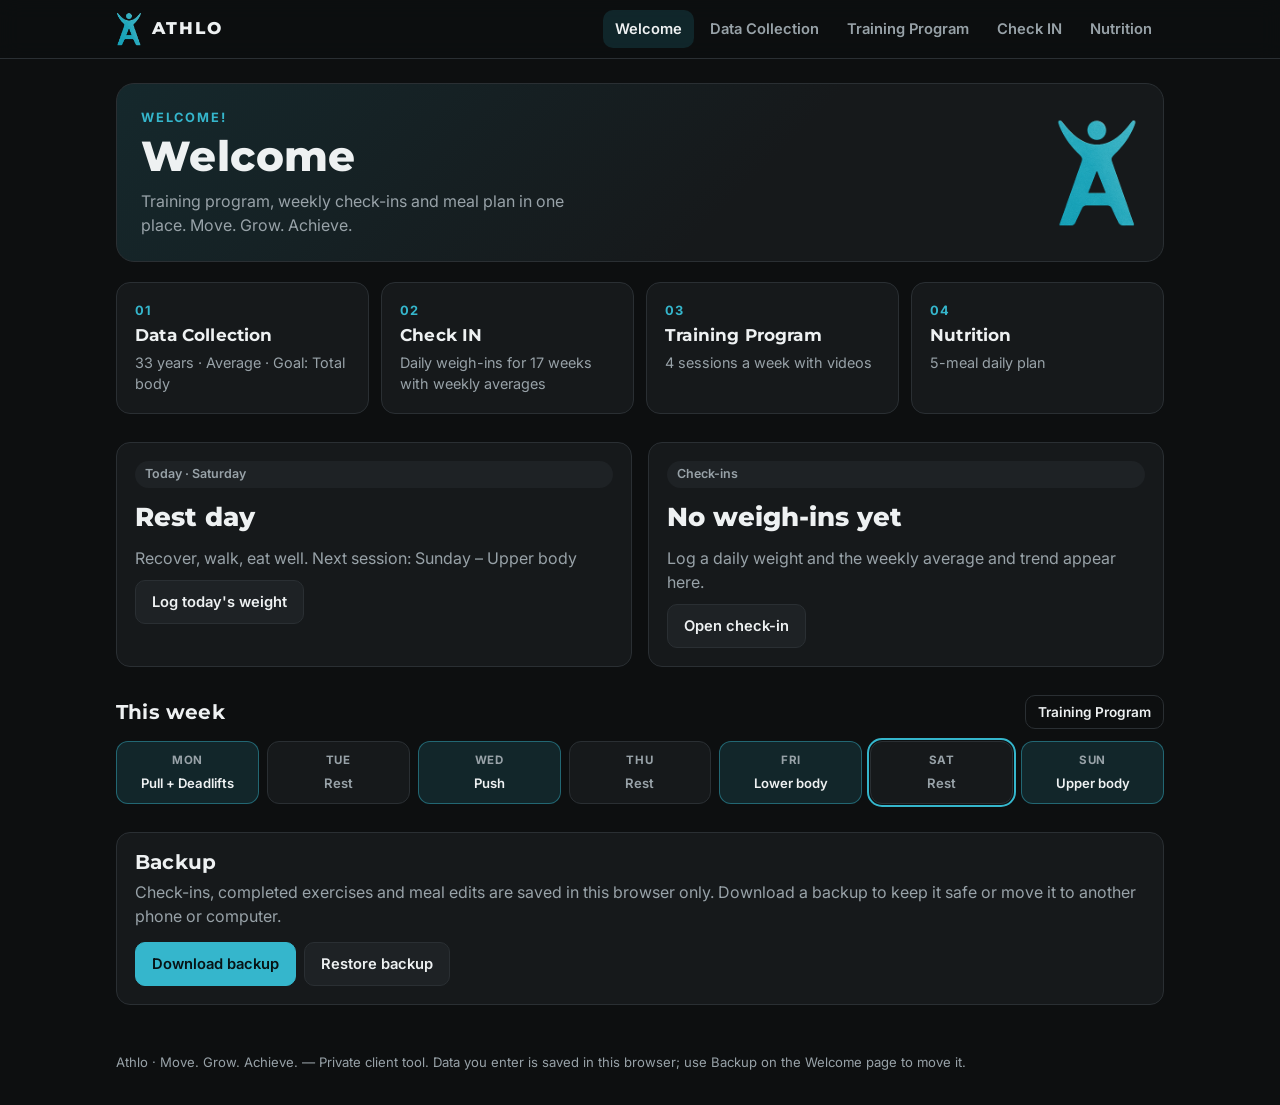
<file: index.html>
<!doctype html>
<html lang="en">
<head>
  <meta charset="utf-8">
  <meta name="viewport" content="width=device-width, initial-scale=1, viewport-fit=cover">
  <meta name="robots" content="noindex, nofollow">
  <meta name="theme-color" content="#0d0f10">
  <title>Welcome · Athlo</title>
  <link rel="icon" href="img/athlo-mark.png">
  <link rel="apple-touch-icon" href="img/athlo-logo.jpg">
  <link rel="preconnect" href="https://fonts.googleapis.com">
  <link rel="preconnect" href="https://fonts.gstatic.com" crossorigin>
  <link href="https://fonts.googleapis.com/css2?family=Inter:wght@400;500;600;700&family=Montserrat:wght@700;800&display=swap" rel="stylesheet">
  <link rel="stylesheet" href="css/style.css">
</head>
<body>
<main>
  <div class="hero">
    <div>
      <div class="eyebrow">Welcome!</div>
      <h1 id="hello">Welcome</h1>
      <p class="lead">Training program, weekly check-ins and meal plan in one place. Move. Grow. Achieve.</p>
    </div>
    <img src="img/athlo-mark.png" alt="Athlo logo">
  </div>

  <section>
    <div class="section-links" id="sections"></div>
  </section>

  <section>
    <div class="grid grid-2">
      <div class="card today" id="today"></div>
      <div class="card today" id="progress"></div>
    </div>
  </section>

  <section>
    <div class="section-title"><h2>This week</h2><a class="btn small ghost" href="training-program.html">Training Program</a></div>
    <div class="week-strip" id="week"></div>
  </section>

  <section>
    <div class="card">
      <h2>Backup</h2>
      <p class="muted" style="margin:6px 0 14px">Check-ins, completed exercises and meal edits are saved in this browser only. Download a backup to keep it safe or move it to another phone or computer.</p>
      <div class="btn-row">
        <button class="btn primary" id="export" type="button">Download backup</button>
        <label class="btn" for="import">Restore backup</label>
        <input id="import" type="file" accept="application/json,.json" class="visually-hidden">
      </div>
    </div>
  </section>
</main>

<script src="js/data.js"></script>
<script src="js/app.js"></script>
<script src="js/checkin-core.js"></script>
<script>
document.addEventListener("DOMContentLoaded", () => {
  const A = App, D = A.D, c = D.client;

  if (c.name) document.getElementById("hello").textContent = "Welcome, " + c.name;

  const sections = [
    ["data-collection.html", "Data Collection", `${c.age} years · ${c.experience} · Goal: ${c.goal}`],
    ["check-in.html", "Check IN", `Daily weigh-ins for ${D.weeks} weeks with weekly averages`],
    ["training-program.html", "Training Program", `${D.sessions.length} sessions a week with videos`],
    ["nutrition.html", "Nutrition", `${D.meals.length}-meal daily plan`]
  ];
  document.getElementById("sections").innerHTML = sections.map(([h, t, d], i) =>
    `<a class="card" href="${h}"><span class="n">0${i + 1}</span><h3>${t}</h3><p class="muted" style="font-size:.9rem">${A.esc(d)}</p></a>`
  ).join("");

  // Today
  const ti = A.todayIndex();
  const s = D.schedule[ti];
  const sess = s.day ? D.sessions.find(x => x.id === s.day) : null;
  document.getElementById("today").innerHTML = sess
    ? `<span class="pill teal">Today · ${s.weekday}</span>
       <div class="big">${A.esc(sess.title)}</div>
       <p class="muted">${sess.exercises.length} exercises · ${sess.exercises.reduce((a, e) => a + e.sets, 0)} working sets</p>
       <div><a class="btn primary" href="training-program.html#${sess.id}">Start workout</a></div>`
    : `<span class="pill">Today · ${s.weekday}</span>
       <div class="big">Rest day</div>
       <p class="muted">Recover, walk, eat well. Next session: ${(() => {
         for (let k = 1; k <= 7; k++) { const n = D.schedule[(ti + k) % 7]; if (n.day) return n.weekday + " – " + n.label; }
         return "";
       })()}</p>
       <div><a class="btn" href="check-in.html">Log today's weight</a></div>`;

  // Progress
  const sum = Checkin.summary(Checkin.data());
  const prog = document.getElementById("progress");
  if (!sum.weeksLogged) {
    prog.innerHTML = `<span class="pill">Check-ins</span>
      <div class="big">No weigh-ins yet</div>
      <p class="muted">Log a daily weight and the weekly average and trend appear here.</p>
      <div><a class="btn" href="check-in.html">Open check-in</a></div>`;
  } else {
    const ch = sum.change;
    prog.innerHTML = `<span class="pill">Check-ins · ${sum.weeksLogged} week${sum.weeksLogged > 1 ? "s" : ""} logged</span>
      <div class="big">${A.fmtKg(sum.last.avg)}</div>
      <p class="muted">Week ${sum.last.week} average${ch != null ? ` · ${ch > 0 ? "+" : ""}${ch.toFixed(1)} kg since week ${sum.first.week}` : ""}</p>
      <div><a class="btn" href="check-in.html">Open check-in</a></div>`;
  }

  // Week strip
  document.getElementById("week").innerHTML = D.schedule.map((d, i) =>
    `<a class="d ${d.day ? "train" : "rest"}${i === ti ? " is-today" : ""}" href="${d.day ? "training-program.html#" + d.day : "training-program.html"}">
       <div class="wd">${d.weekday.slice(0, 3)}</div><div class="lb">${A.esc(d.label)}</div></a>`
  ).join("");

  document.getElementById("export").onclick = A.exportBackup;
  document.getElementById("import").onchange = e => {
    if (e.target.files[0]) A.importBackup(e.target.files[0], () => location.reload());
    e.target.value = "";
  };
});
</script>
</body>
</html>
</file>
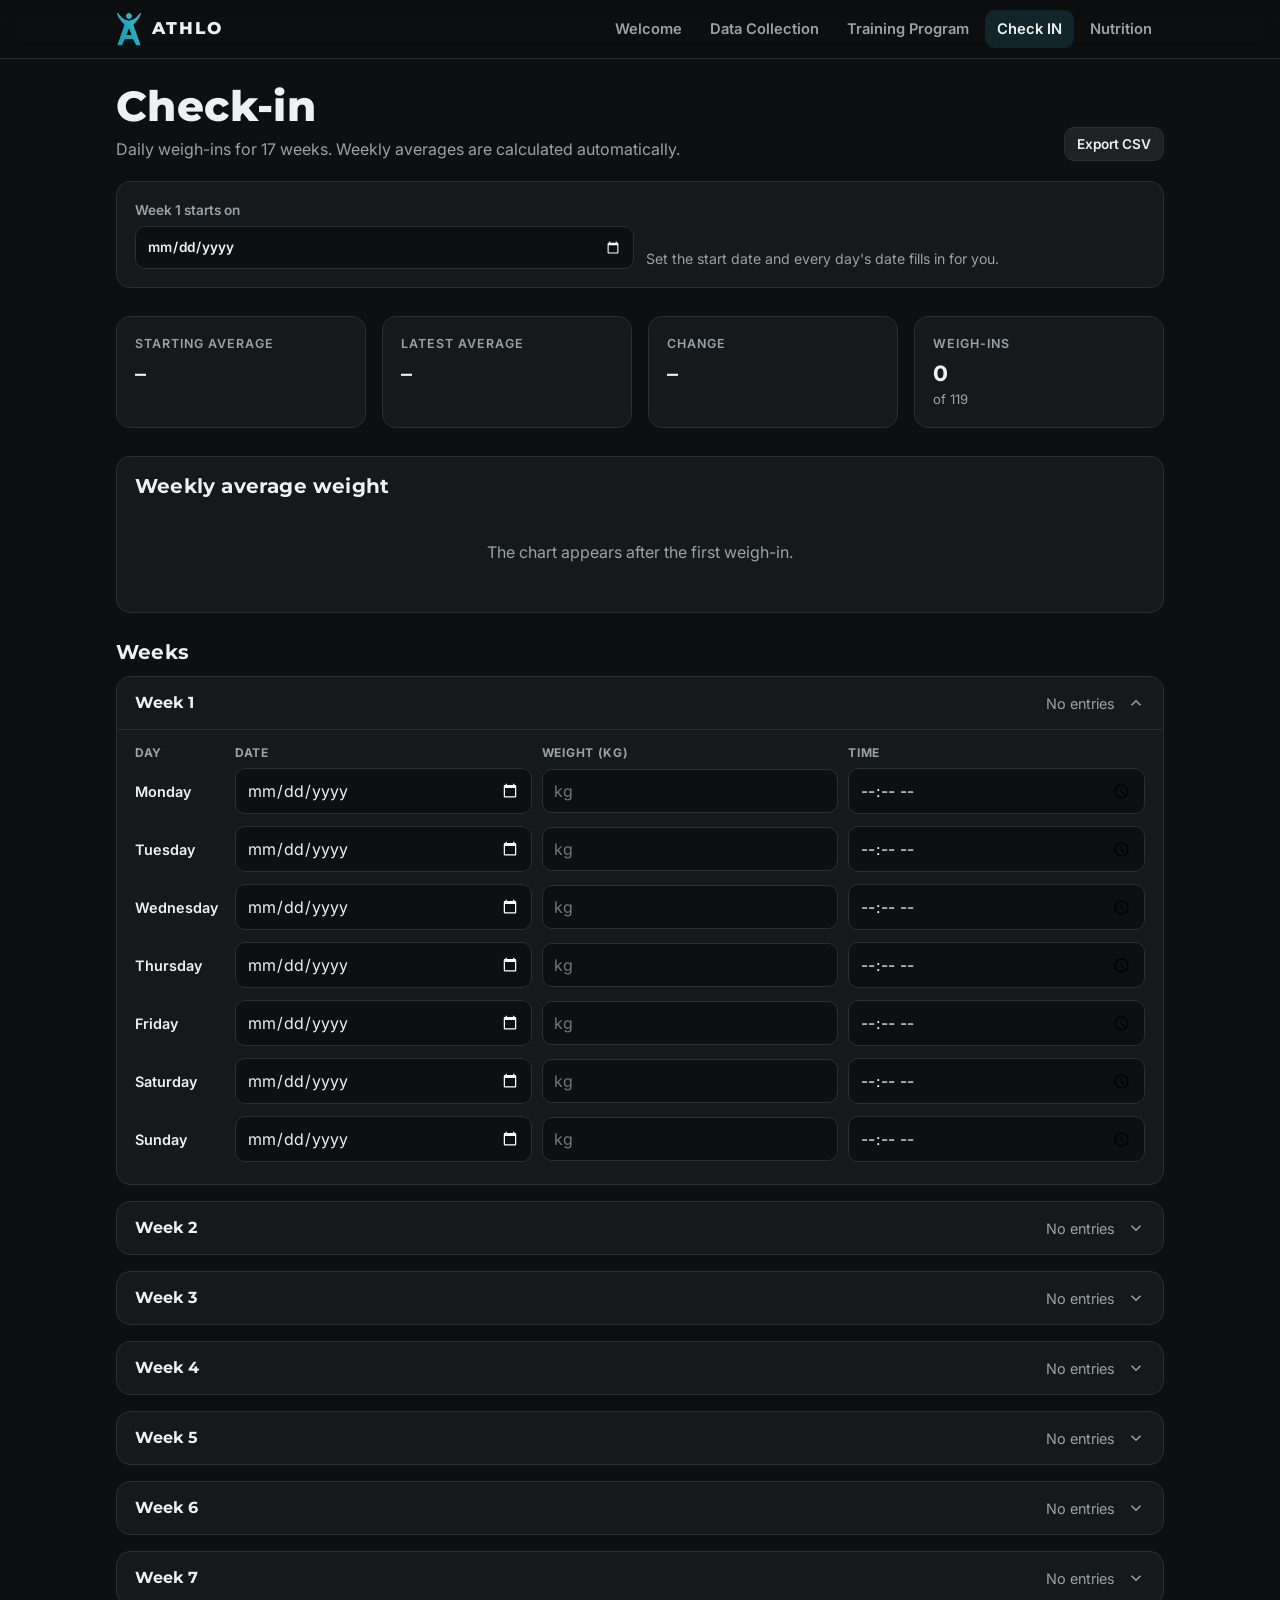
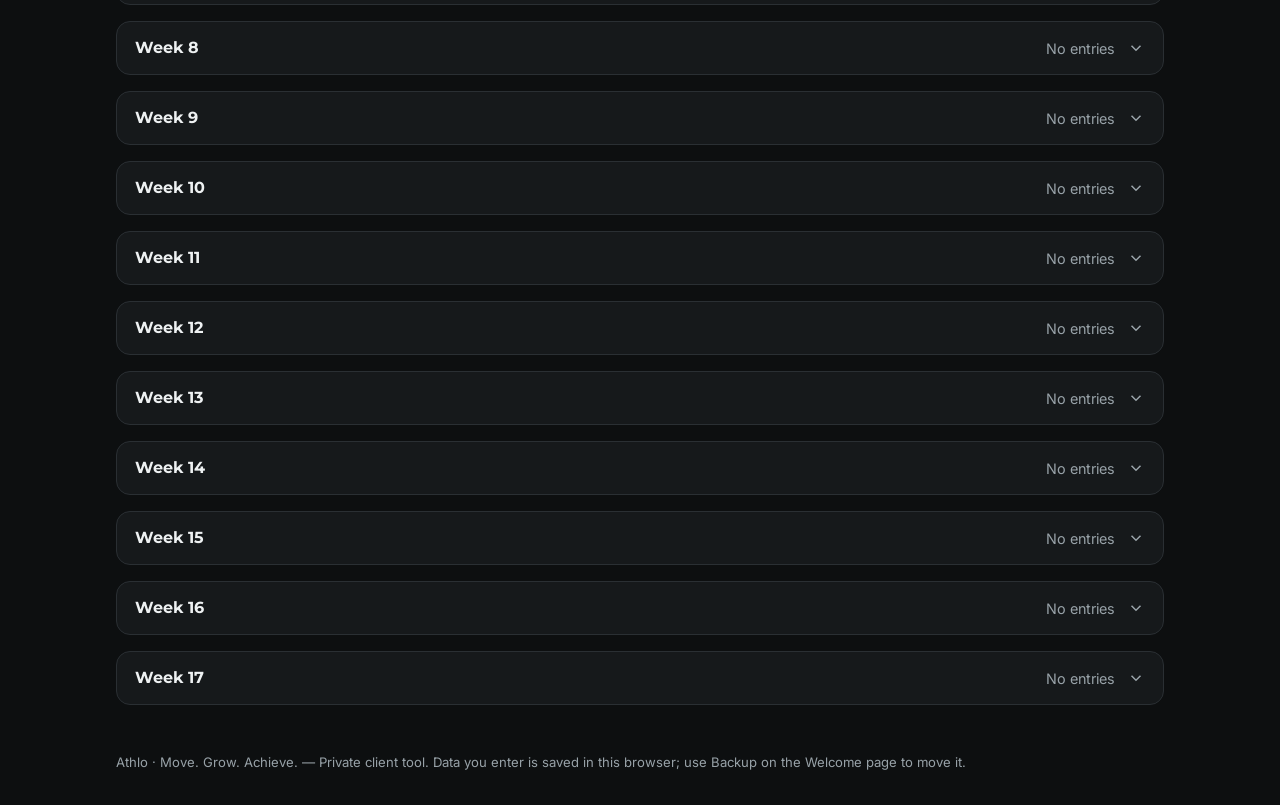
<file: check-in.html>
<!doctype html>
<html lang="en">
<head>
  <meta charset="utf-8">
  <meta name="viewport" content="width=device-width, initial-scale=1, viewport-fit=cover">
  <meta name="robots" content="noindex, nofollow">
  <meta name="theme-color" content="#0d0f10">
  <title>Check-in · Athlo</title>
  <link rel="icon" href="img/athlo-mark.png">
  <link rel="preconnect" href="https://fonts.googleapis.com">
  <link rel="preconnect" href="https://fonts.gstatic.com" crossorigin>
  <link href="https://fonts.googleapis.com/css2?family=Inter:wght@400;500;600;700&family=Montserrat:wght@700;800&display=swap" rel="stylesheet">
  <link rel="stylesheet" href="css/style.css">
</head>
<body>
<main>
  <div class="page-head">
    <div>
      <h1>Check-in</h1>
      <p class="muted">Daily weigh-ins for 17 weeks. Weekly averages are calculated automatically.</p>
    </div>
    <button class="btn small" id="csv" type="button">Export CSV</button>
  </div>

  <section>
    <div class="card">
      <div class="settings-row">
        <label class="field">Week 1 starts on
          <input type="date" id="start">
        </label>
        <p class="muted" style="font-size:.88rem">Set the start date and every day's date fills in for you.</p>
      </div>
    </div>
  </section>

  <section>
    <div class="grid grid-4" id="stats"></div>
  </section>

  <section>
    <div class="card">
      <div class="section-title"><h2>Weekly average weight</h2></div>
      <div class="chart-wrap" id="chart"></div>
    </div>
  </section>

  <section>
    <div class="section-title"><h2>Weeks</h2></div>
    <div class="grid" id="weeks"></div>
  </section>
</main>

<script src="js/data.js"></script>
<script src="js/app.js"></script>
<script src="js/checkin-core.js"></script>
<script>
document.addEventListener("DOMContentLoaded", () => {
  const A = App, C = Checkin, D = A.D;
  const DAYS = A.WEEKDAYS;
  let d = C.data();

  const startEl = document.getElementById("start");
  startEl.value = d.start;
  startEl.onchange = () => { d.start = startEl.value; C.store(d); renderWeeks(); A.toast("Start date saved"); };

  function currentWeek() {
    if (!d.start) return null;
    const days = Math.floor((Date.now() - new Date(d.start + "T00:00:00")) / 86400000);
    if (days < 0) return 1;
    const w = Math.floor(days / 7) + 1;
    return w > D.weeks ? null : w;
  }

  function renderStats() {
    const s = C.summary(d);
    const total = Object.values(d.entries).filter(e => A.num(e.weight) != null).length;
    const items = [
      ["Starting average", s.first ? A.fmtKg(s.first.avg) : "–", s.first ? "Week " + s.first.week : ""],
      ["Latest average", s.last ? A.fmtKg(s.last.avg) : "–", s.last ? "Week " + s.last.week : ""],
      ["Change", s.change == null ? "–" : (s.change > 0 ? "+" : "") + s.change.toFixed(1) + " kg", ""],
      ["Weigh-ins", total, "of " + D.weeks * 7]
    ];
    document.getElementById("stats").innerHTML = items.map(([l, v, sub]) =>
      `<div class="card stat"><div class="label">${l}</div><div class="value">${v}</div>${sub ? `<div class="muted" style="font-size:.82rem">${sub}</div>` : ""}</div>`
    ).join("");
  }

  function renderChart() {
    const wk = C.weekly(d);
    const pts = wk.filter(x => x.avg != null);
    const el = document.getElementById("chart");
    if (!pts.length) { el.innerHTML = '<div class="chart-empty">The chart appears after the first weigh-in.</div>'; return; }
    const wide = document.getElementById("chart").clientWidth > 600;
    const W = wide ? 960 : 400, H = wide ? 300 : 250, L = 44, R = 14, T = 16, B = 30;
    let min = Math.min(...pts.map(p => p.avg)), max = Math.max(...pts.map(p => p.avg));
    if (max - min < 2) { const m = (max + min) / 2; min = m - 1; max = m + 1; }
    const pad = (max - min) * 0.12; min -= pad; max += pad;
    const x = w => L + (w - 1) / (D.weeks - 1) * (W - L - R);
    const y = v => T + (max - v) / (max - min) * (H - T - B);
    let grid = "";
    for (let i = 0; i <= 4; i++) {
      const v = min + (max - min) * i / 4, yy = y(v).toFixed(1);
      grid += `<line x1="${L}" x2="${W - R}" y1="${yy}" y2="${yy}" stroke="#2a2f33"/><text x="${L - 8}" y="${+yy + 4}" text-anchor="end" fill="#98a2a8" font-size="11">${v.toFixed(1)}</text>`;
    }
    let xl = "";
    for (let w = 1; w <= D.weeks; w += (wide ? 2 : 4)) xl += `<text x="${x(w).toFixed(1)}" y="${H - 8}" text-anchor="middle" fill="#98a2a8" font-size="11">W${w}</text>`;
    const path = pts.map((p, i) => (i ? "L" : "M") + x(p.week).toFixed(1) + " " + y(p.avg).toFixed(1)).join(" ");
    const dots = pts.map(p => `<circle cx="${x(p.week).toFixed(1)}" cy="${y(p.avg).toFixed(1)}" r="4.5" fill="#35b6cc" stroke="#16191b" stroke-width="2"><title>Week ${p.week}: ${p.avg.toFixed(1)} kg</title></circle>`).join("");
    el.innerHTML = `<svg viewBox="0 0 ${W} ${H}" role="img" aria-label="Weekly average weight">${grid}${xl}
      <path d="${path}" fill="none" stroke="#35b6cc" stroke-width="2.5" stroke-linejoin="round" stroke-linecap="round"/>${dots}</svg>`;
  }

  function weekSummary(w) {
    const a = C.weekly(d)[w - 1];
    return a.avg == null ? '<span>No entries</span>' : `<b>${A.fmtKg(a.avg)}</b><br><span>${a.count}/7 days</span>`;
  }

  function renderWeeks() {
    const cw = currentWeek();
    let openWeek = cw;
    if (!openWeek) { // first week that isn't complete
      openWeek = 1;
      for (let w = 1; w <= D.weeks; w++) { if (C.weekly(d)[w - 1].count < 7) { openWeek = w; break; } }
    }
    let html = "";
    for (let w = 1; w <= D.weeks; w++) {
      let rows = `<div class="day-row header"><span>Day</span><span>Date</span><span>Weight (kg)</span><span>Time</span></div>`;
      for (let i = 0; i < 7; i++) {
        const k = C.key(w, i), e = d.entries[k] || {};
        const date = e.date || C.autoDate(d.start, w, i);
        rows += `<div class="day-row">
          <div class="dl">${DAYS[i]}${date ? `<small>${new Date(date + "T12:00:00").toLocaleDateString("en-GB", { day: "numeric", month: "short" })}</small>` : ""}</div>
          <label class="f-date"><span class="m-label">Date</span><input type="date" data-k="${k}" data-f="date" value="${A.esc(date)}"></label>
          <label><span class="m-label">Weight (kg)</span><input inputmode="decimal" placeholder="kg" data-k="${k}" data-f="weight" value="${A.esc(e.weight || "")}"></label>
          <label><span class="m-label">Time</span><input type="time" data-k="${k}" data-f="time" value="${A.esc(e.time || "")}"></label>
        </div>`;
      }
      html += `<details class="card week-card" data-w="${w}"${w === openWeek ? " open" : ""}>
        <summary><span class="wk">Week ${w}${w === cw ? ' <span class="pill teal">This week</span>' : ""}</span>
          <span style="display:flex;align-items:center;gap:12px"><span class="avg" id="avg-${w}">${weekSummary(w)}</span>
          <svg class="chev" width="18" height="18" viewBox="0 0 24 24" fill="none" stroke="currentColor" stroke-width="2"><path d="M6 9l6 6 6-6"/></svg></span>
        </summary>
        <div class="rows">${rows}</div>
      </details>`;
    }
    document.getElementById("weeks").innerHTML = html;
  }

  document.getElementById("weeks").addEventListener("change", e => {
    const inp = e.target.closest("[data-k]"); if (!inp) return;
    const k = inp.dataset.k, f = inp.dataset.f;
    let v = inp.value.trim();
    if (f === "weight" && v) {
      const n = A.num(v);
      if (n == null || n <= 0 || n > 400) { A.toast("Enter a weight in kg, e.g. 82.4"); inp.value = (d.entries[k] || {}).weight || ""; return; }
      v = String(n); inp.value = v;
    }
    d.entries[k] = Object.assign({}, d.entries[k], { [f]: v });
    if (!d.entries[k].date && !d.entries[k].weight && !d.entries[k].time) delete d.entries[k];
    C.store(d);
    const w = +k.split("-")[0];
    document.getElementById("avg-" + w).innerHTML = weekSummary(w);
    renderStats(); renderChart();
    A.toast("Saved");
  });

  document.getElementById("csv").onclick = () => {
    const lines = [["Week", "Day", "Date", "Weight (kg)", "Time", "Week average (kg)"]];
    const wk = C.weekly(d);
    for (let w = 1; w <= D.weeks; w++) for (let i = 0; i < 7; i++) {
      const e = d.entries[C.key(w, i)] || {};
      lines.push([w, DAYS[i], e.date || C.autoDate(d.start, w, i), e.weight || "", e.time || "", i === 6 && wk[w - 1].avg != null ? wk[w - 1].avg.toFixed(2) : ""]);
    }
    const csv = lines.map(r => r.map(c => `"${String(c).replace(/"/g, '""')}"`).join(",")).join("\n");
    const a = document.createElement("a");
    a.href = URL.createObjectURL(new Blob([csv], { type: "text/csv" }));
    a.download = "check-ins.csv"; document.body.appendChild(a); a.click(); a.remove();
  };

  renderStats(); renderChart(); renderWeeks();
});
</script>
</body>
</html>
</file>
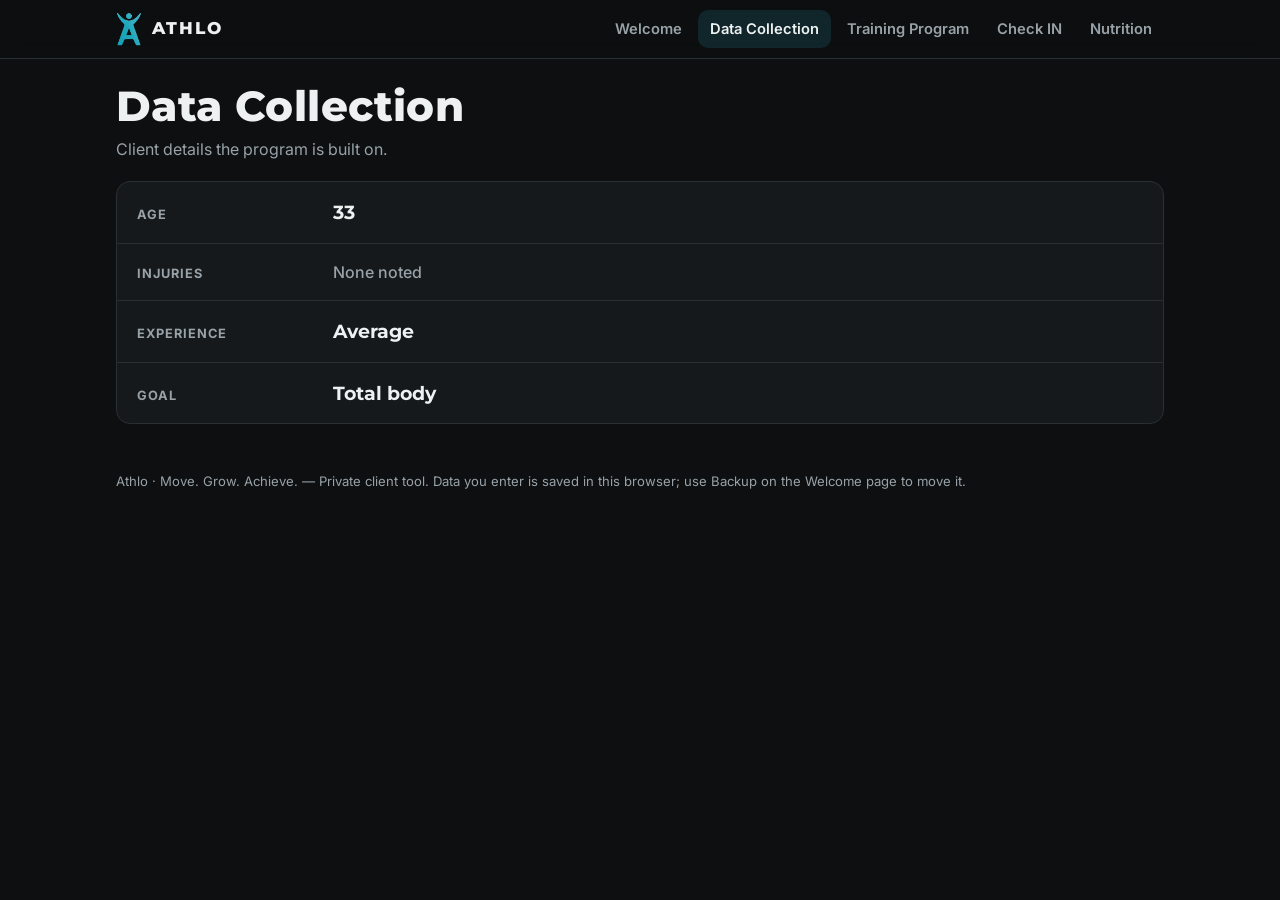
<file: data-collection.html>
<!doctype html>
<html lang="en">
<head>
  <meta charset="utf-8">
  <meta name="viewport" content="width=device-width, initial-scale=1, viewport-fit=cover">
  <meta name="robots" content="noindex, nofollow">
  <meta name="theme-color" content="#0d0f10">
  <title>Data Collection · Athlo</title>
  <link rel="icon" href="img/athlo-mark.png">
  <link rel="preconnect" href="https://fonts.googleapis.com">
  <link rel="preconnect" href="https://fonts.gstatic.com" crossorigin>
  <link href="https://fonts.googleapis.com/css2?family=Inter:wght@400;500;600;700&family=Montserrat:wght@700;800&display=swap" rel="stylesheet">
  <link rel="stylesheet" href="css/style.css">
</head>
<body>
<main>
  <div class="page-head">
    <div>
      <h1>Data Collection</h1>
      <p class="muted">Client details the program is built on.</p>
    </div>
  </div>

  <div class="card" style="padding:0;overflow:hidden">
    <dl class="data-list" id="list"></dl>
  </div>
</main>

<script src="js/data.js"></script>
<script src="js/app.js"></script>
<script>
document.addEventListener("DOMContentLoaded", () => {
  const A = App, c = A.D.client;
  const rows = [
    ...(c.name ? [["Name", c.name]] : []), ["Age", c.age], ["Injuries", c.injuries],
    ["Experience", c.experience], ["Goal", c.goal]
  ];
  document.getElementById("list").innerHTML = rows.map(([k, v]) =>
    `<div><dt>${k}</dt><dd${v === "" || v == null ? ' class="empty"' : ""}>${v === "" || v == null ? "None noted" : A.esc(v)}</dd></div>`
  ).join("");
});
</script>
</body>
</html>
</file>
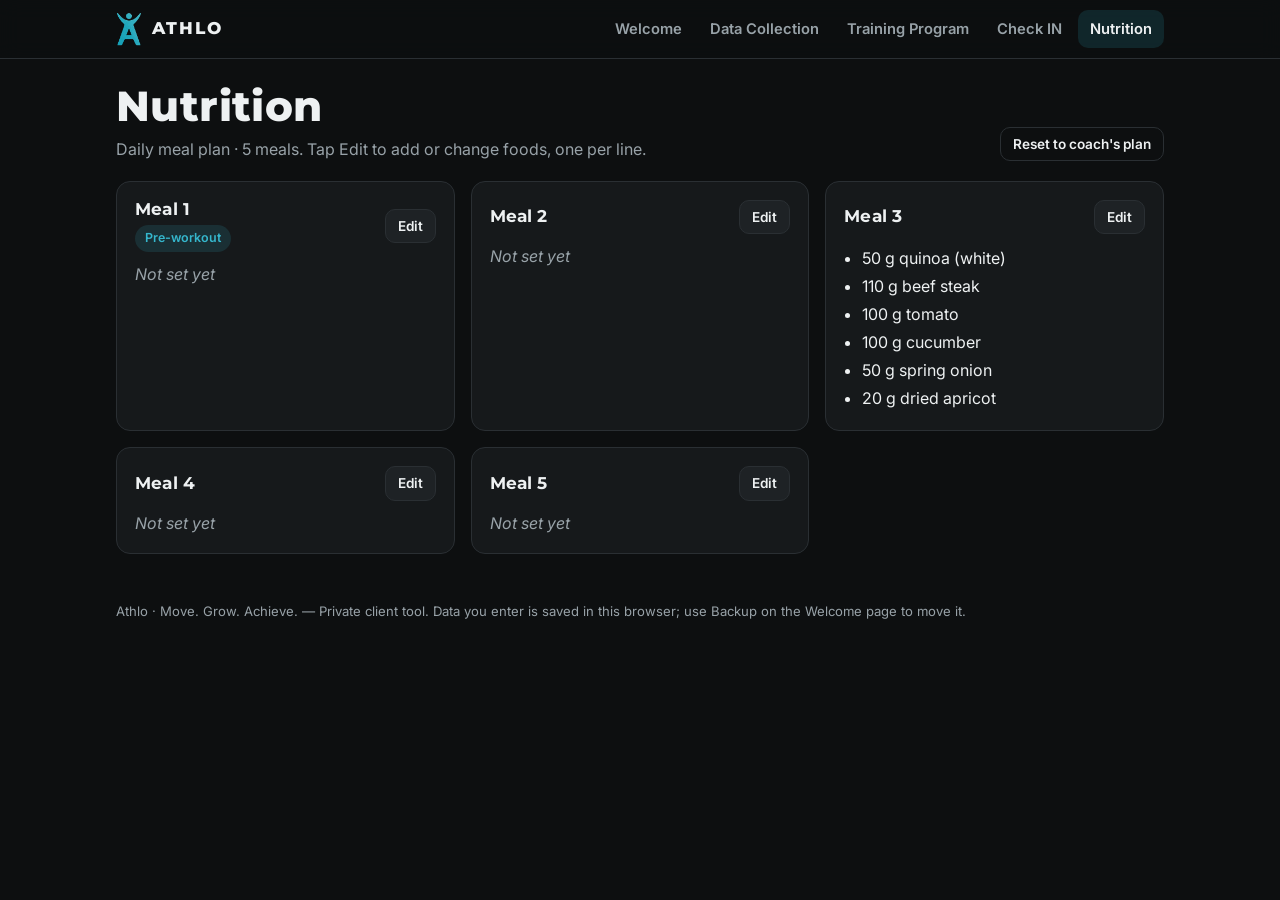
<file: nutrition.html>
<!doctype html>
<html lang="en">
<head>
  <meta charset="utf-8">
  <meta name="viewport" content="width=device-width, initial-scale=1, viewport-fit=cover">
  <meta name="robots" content="noindex, nofollow">
  <meta name="theme-color" content="#0d0f10">
  <title>Nutrition · Athlo</title>
  <link rel="icon" href="img/athlo-mark.png">
  <link rel="preconnect" href="https://fonts.googleapis.com">
  <link rel="preconnect" href="https://fonts.gstatic.com" crossorigin>
  <link href="https://fonts.googleapis.com/css2?family=Inter:wght@400;500;600;700&family=Montserrat:wght@700;800&display=swap" rel="stylesheet">
  <link rel="stylesheet" href="css/style.css">
</head>
<body>
<main>
  <div class="page-head">
    <div>
      <h1>Nutrition</h1>
      <p class="muted">Daily meal plan · 5 meals. Tap Edit to add or change foods, one per line.</p>
    </div>
    <button class="btn small ghost" id="reset" type="button">Reset to coach's plan</button>
  </div>
  <div class="grid grid-2" id="meals"></div>
</main>

<script src="js/data.js"></script>
<script src="js/app.js"></script>
<script>
document.addEventListener("DOMContentLoaded", () => {
  const A = App, D = A.D;
  const meals = () => A.get("meals", null) || D.meals.map(m => m.foods);
  let editing = null;

  function render() {
    const m = meals();
    document.getElementById("meals").innerHTML = D.meals.map((meal, i) => {
      const foods = (m[i] || "").split("\n").map(s => s.trim()).filter(Boolean);
      return `<div class="card meal">
        <div class="meal-head">
          <div><h3>${meal.title}</h3>${meal.tag ? `<span class="pill teal" style="margin-top:6px">${meal.tag}</span>` : ""}</div>
          <button class="btn small" data-edit="${i}" type="button">${editing === i ? "Save" : "Edit"}</button>
        </div>
        ${editing === i
          ? `<textarea id="ta-${i}" aria-label="${meal.title} foods" placeholder="e.g. 100 g oats">${A.esc(m[i] || "")}</textarea>`
          : foods.length ? `<ul>${foods.map(f => `<li>${A.esc(f)}</li>`).join("")}</ul>` : `<p class="empty">Not set yet</p>`}
      </div>`;
    }).join("");
    if (editing !== null) { const ta = document.getElementById("ta-" + editing); ta.focus(); ta.setSelectionRange(ta.value.length, ta.value.length); }
  }

  document.getElementById("meals").addEventListener("click", e => {
    const b = e.target.closest("[data-edit]"); if (!b) return;
    const i = +b.dataset.edit;
    if (editing === i) {
      const m = meals(); m[i] = document.getElementById("ta-" + i).value.trim();
      A.set("meals", m); editing = null; A.toast("Meal saved");
    } else {
      if (editing !== null) { const m = meals(); m[editing] = document.getElementById("ta-" + editing).value.trim(); A.set("meals", m); }
      editing = i;
    }
    render();
  });

  document.getElementById("reset").onclick = () => {
    if (!confirm("Replace your edits with the coach's original meal plan?")) return;
    const s = A.load(); delete s.meals; A.save(s); editing = null; render(); A.toast("Meal plan reset");
  };

  render();
});
</script>
</body>
</html>
</file>
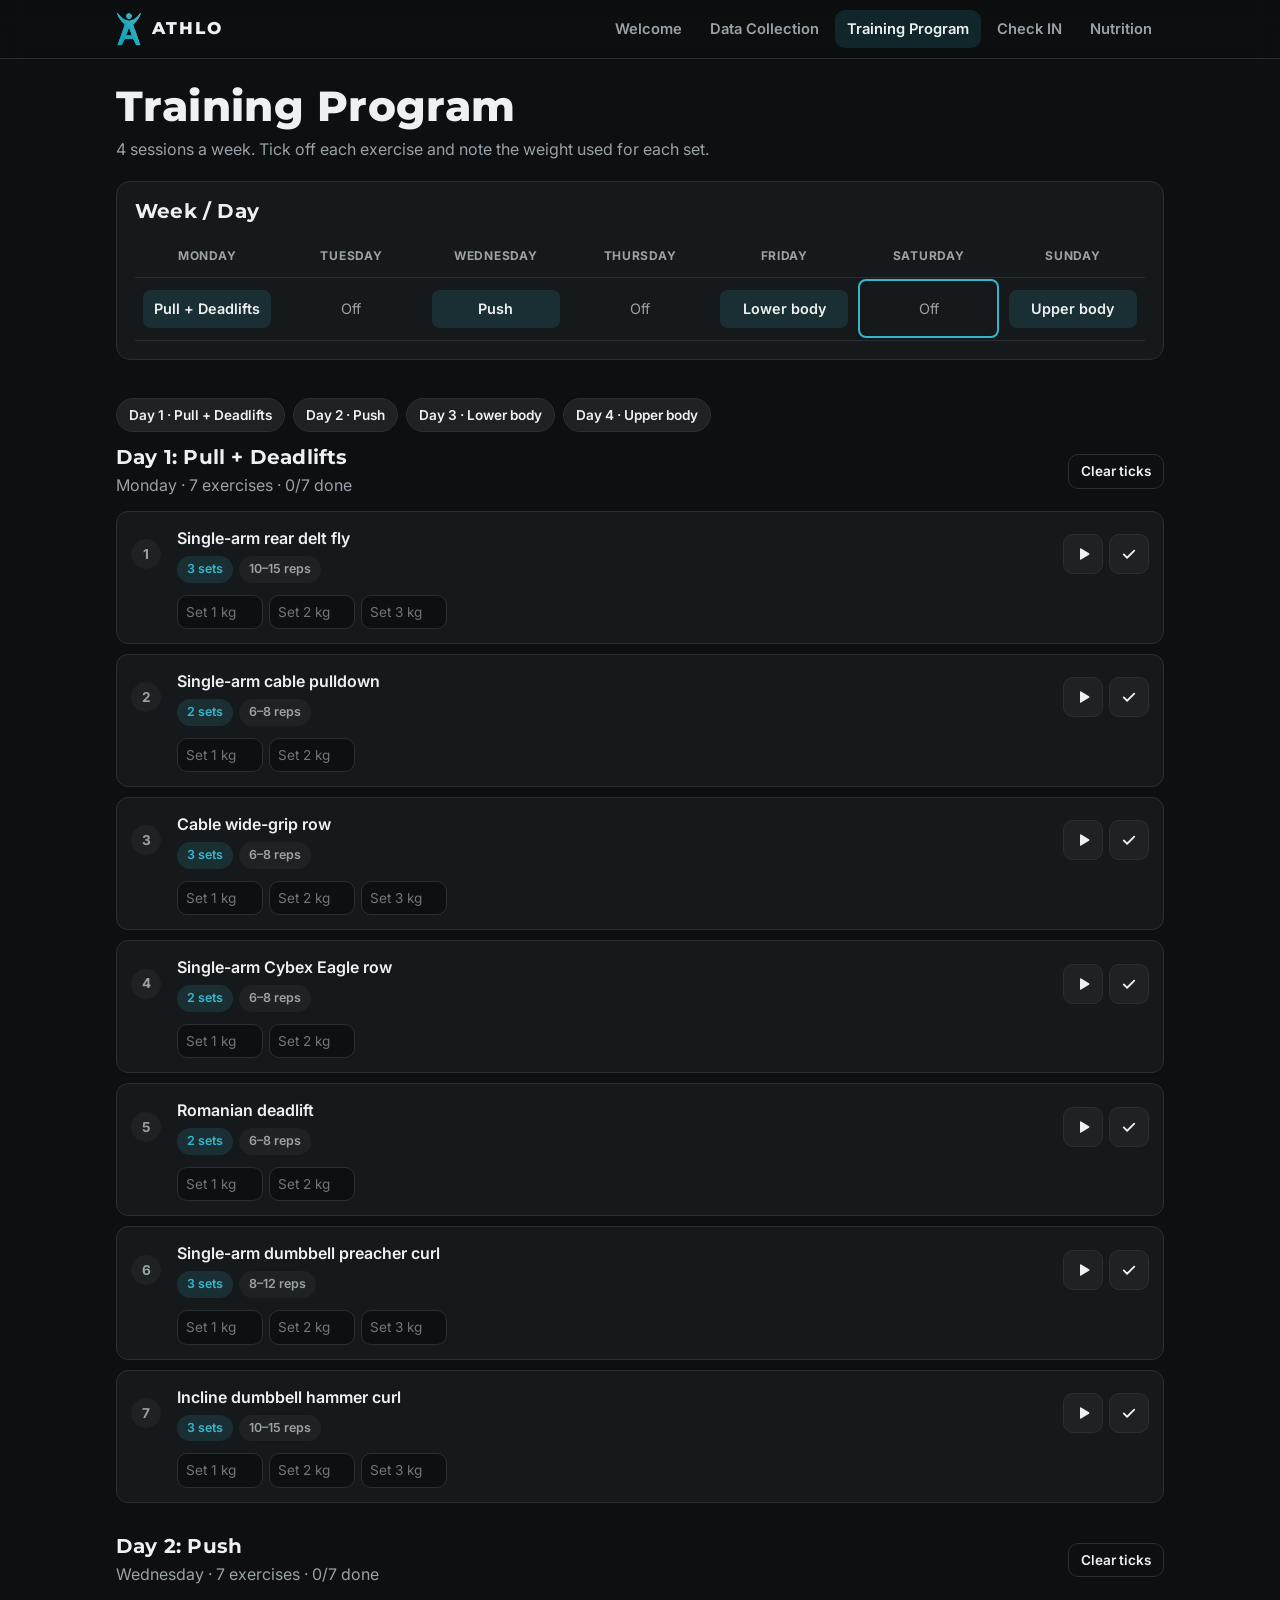
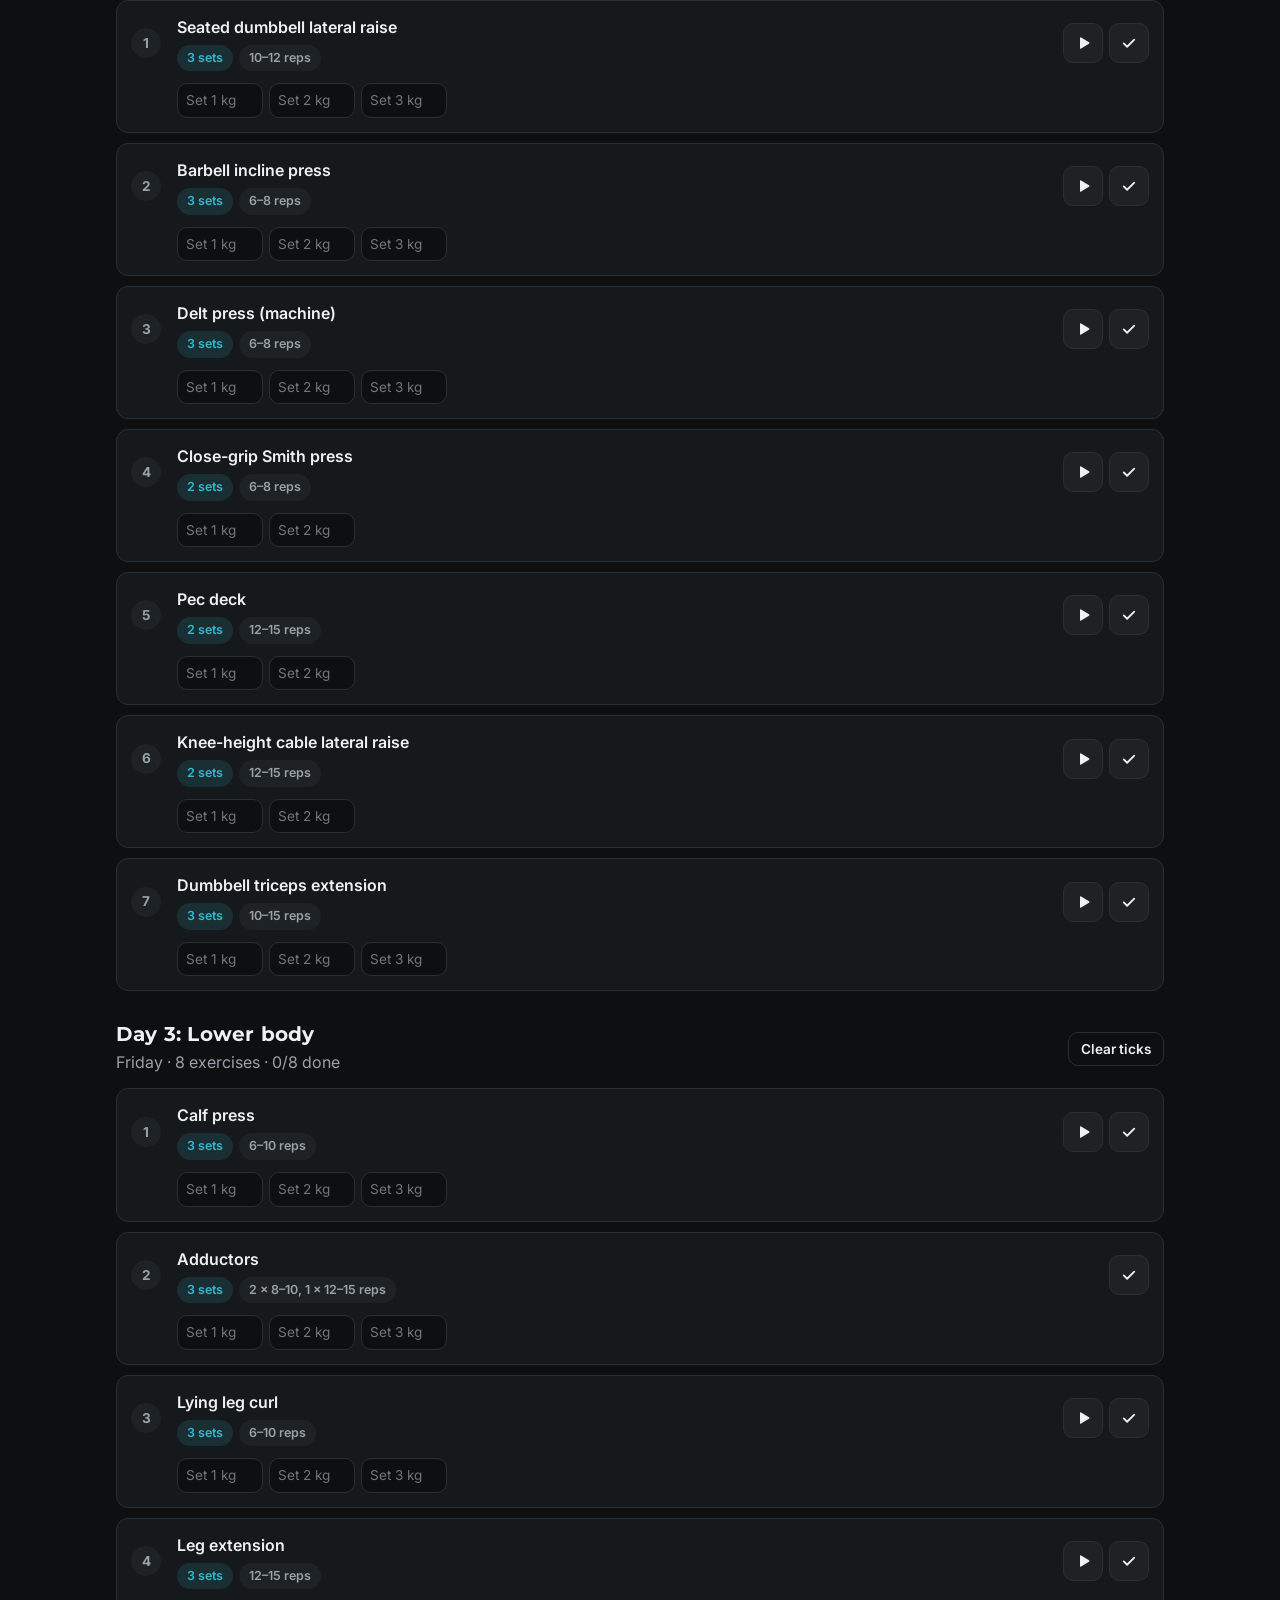
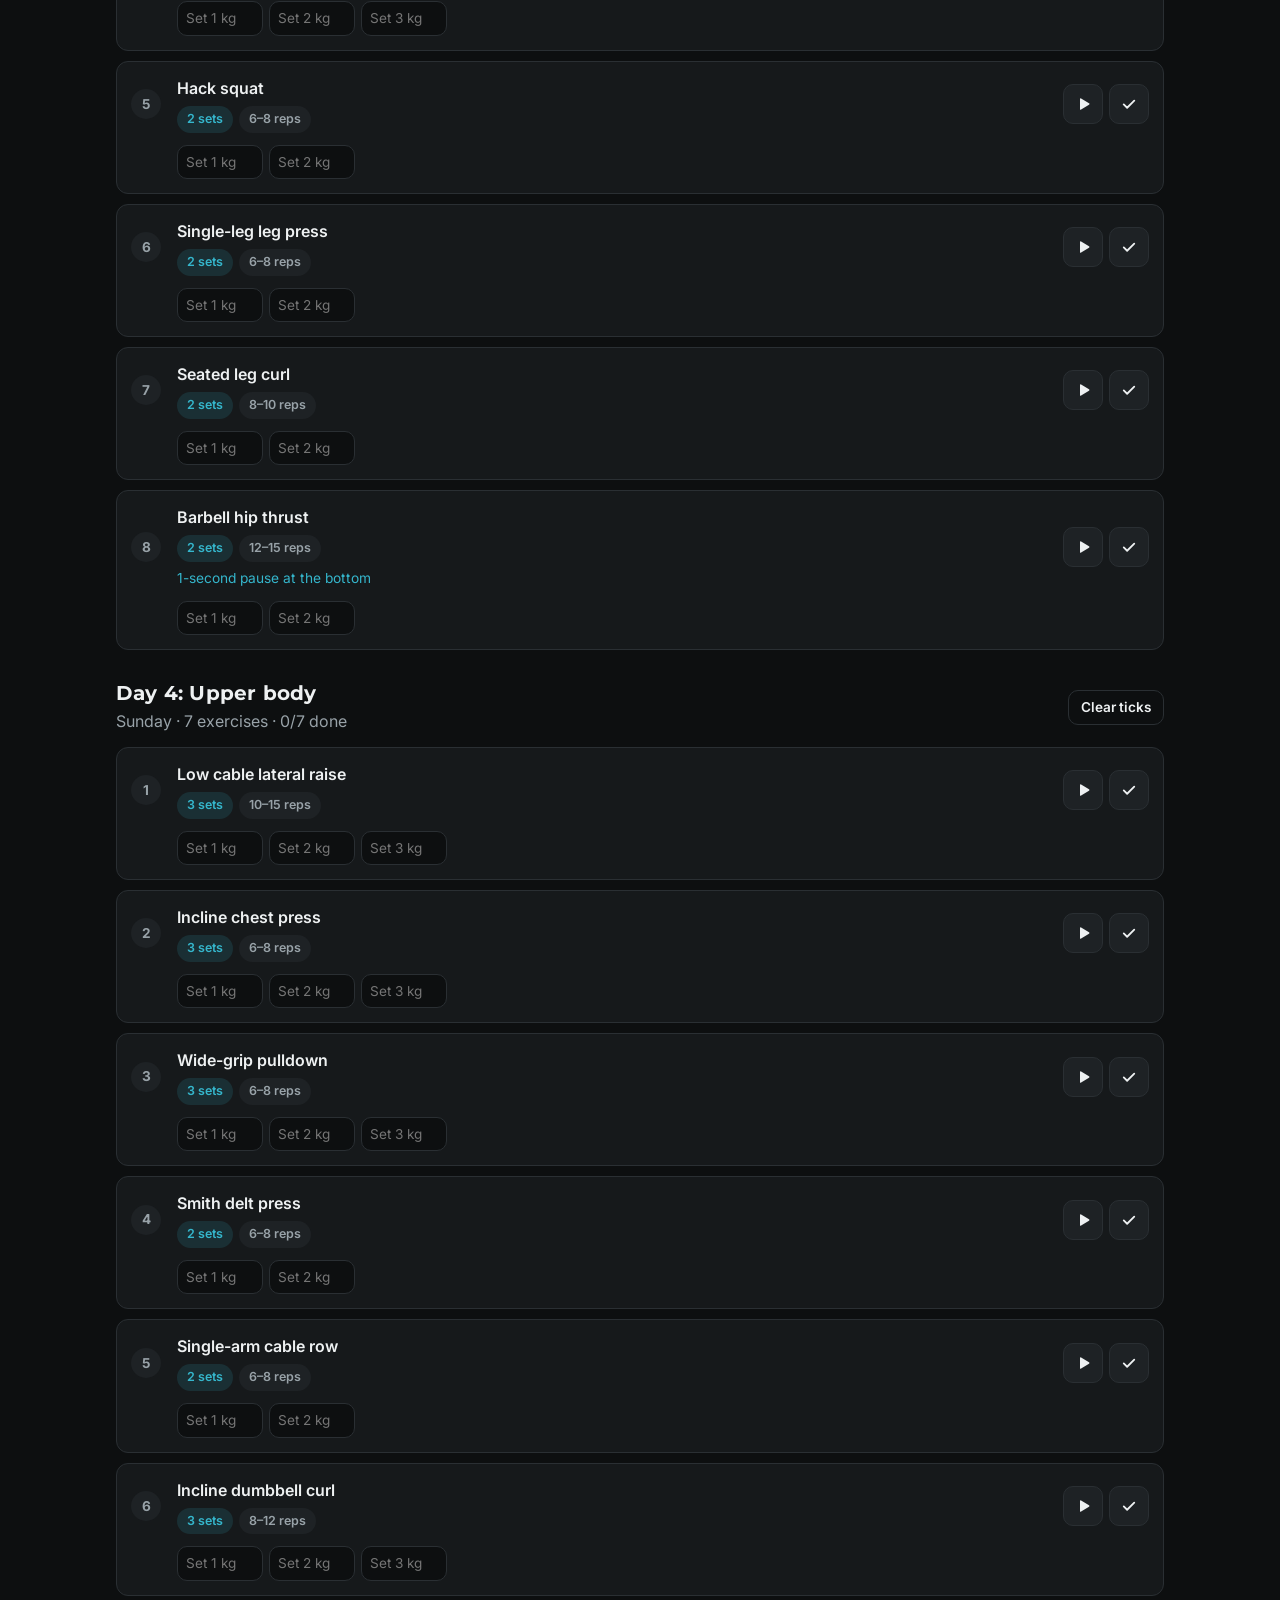
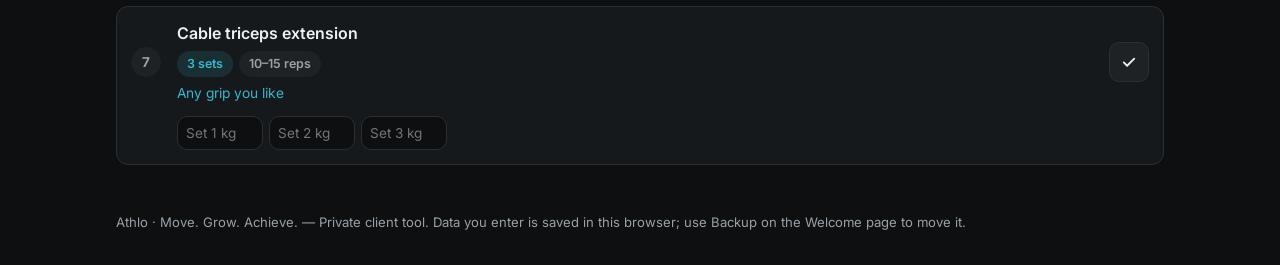
<file: training-program.html>
<!doctype html>
<html lang="en">
<head>
  <meta charset="utf-8">
  <meta name="viewport" content="width=device-width, initial-scale=1, viewport-fit=cover">
  <meta name="robots" content="noindex, nofollow">
  <meta name="theme-color" content="#0d0f10">
  <title>Training Program · Athlo</title>
  <link rel="icon" href="img/athlo-mark.png">
  <link rel="preconnect" href="https://fonts.googleapis.com">
  <link rel="preconnect" href="https://fonts.gstatic.com" crossorigin>
  <link href="https://fonts.googleapis.com/css2?family=Inter:wght@400;500;600;700&family=Montserrat:wght@700;800&display=swap" rel="stylesheet">
  <link rel="stylesheet" href="css/style.css">
</head>
<body>
<main>
  <div class="page-head">
    <div>
      <h1>Training Program</h1>
      <p class="muted">4 sessions a week. Tick off each exercise and note the weight used for each set.</p>
    </div>
  </div>

  <section>
    <div class="card">
      <div class="section-title"><h2>Week / Day</h2></div>
      <table class="schedule-table" id="schedule"></table>
    </div>
  </section>

  <section>
    <nav class="day-tabs jump" id="jump" aria-label="Jump to day"></nav>
    <div id="days"></div>
  </section>
</main>

<script src="js/data.js"></script>
<script src="js/app.js"></script>
<script>
document.addEventListener("DOMContentLoaded", () => {
  const A = App, D = A.D;
  const ICON_PLAY = '<svg viewBox="0 0 24 24" fill="currentColor" aria-hidden="true"><path d="M8 5.5v13a1 1 0 0 0 1.5.86l10.5-6.5a1 1 0 0 0 0-1.72L9.5 4.64A1 1 0 0 0 8 5.5z"/></svg>';
  const ICON_CHECK = '<svg viewBox="0 0 24 24" fill="none" stroke="currentColor" stroke-width="2.4" stroke-linecap="round" stroke-linejoin="round" aria-hidden="true"><path d="M5 12.5l4.5 4.5L19 7.5"/></svg>';
  const prog = () => A.get("program", { done: {}, loads: {} });
  const ti = A.todayIndex();

  // Weekly schedule (top table on the sheet)
  document.getElementById("schedule").innerHTML =
    `<thead><tr>${D.schedule.map(d => `<th>${d.weekday}</th>`).join("")}</tr></thead>
     <tbody><tr>${D.schedule.map((d, i) =>
       `<td data-day="${d.weekday}" class="${d.day ? "" : "rest"}${i === ti ? " is-today" : ""}">${d.day ? `<a href="#${d.day}">${A.esc(d.label)}</a>` : "Off"}</td>`
     ).join("")}</tr></tbody>`;

  document.getElementById("jump").innerHTML = D.sessions.map(s =>
    `<a href="#${s.id}" class="btn small" style="border-radius:999px">Day ${s.number} · ${A.esc(s.title)}</a>`
  ).join("");

  function block(s, p) {
    const doneCount = s.exercises.filter((_, i) => p.done[s.id + "-" + i]).length;
    return `<div class="day-block" id="${s.id}">
      <div class="session-head">
        <div>
          <h2>Day ${s.number}: ${A.esc(s.title)}</h2>
          <p class="muted" style="margin-top:4px">${s.weekday} · ${s.exercises.length} exercises · <span data-count="${s.id}">${doneCount}/${s.exercises.length} done</span></p>
        </div>
        <button class="btn small ghost" data-reset="${s.id}" type="button">Clear ticks</button>
      </div>
      <ol class="ex-list">
        ${s.exercises.map((e, i) => {
          const k = s.id + "-" + i, done = !!p.done[k], loads = p.loads[k] || [];
          return `<li class="ex${done ? " done" : ""}">
            <div>
              <div class="name">${A.esc(e.name)}</div>
              <div class="meta"><span class="pill teal">${e.sets} sets</span><span class="pill">${A.esc(e.reps)} reps</span></div>
              ${e.note ? `<div class="note">${A.esc(e.note)}</div>` : ""}
            </div>
            <div class="actions">
              ${e.video ? `<a class="icon-btn" href="${A.esc(e.video)}" target="_blank" rel="noopener" aria-label="Watch ${A.esc(e.name)} video">${ICON_PLAY}</a>` : ""}
              <button class="icon-btn${done ? " on" : ""}" data-done="${k}" type="button" aria-pressed="${done}" aria-label="Mark ${A.esc(e.name)} done">${ICON_CHECK}</button>
            </div>
            <div class="loads">
              ${Array.from({ length: e.sets }, (_, j) =>
                `<input inputmode="decimal" placeholder="Set ${j + 1} kg" aria-label="${A.esc(e.name)} set ${j + 1} weight" data-load="${k}" data-set="${j}" value="${A.esc(loads[j] || "")}">`
              ).join("")}
            </div>
          </li>`;
        }).join("")}
      </ol>
    </div>`;
  }

  function render() {
    const p = prog();
    document.getElementById("days").innerHTML = D.sessions.map(s => block(s, p)).join("");
  }

  const root = document.getElementById("days");
  root.addEventListener("click", e => {
    const b = e.target.closest("[data-done]");
    if (b) {
      const p = prog(), k = b.dataset.done;
      p.done[k] = !p.done[k]; A.set("program", p);
      const li = b.closest(".ex");
      li.classList.toggle("done", p.done[k]);
      b.classList.toggle("on", p.done[k]); b.setAttribute("aria-pressed", p.done[k]);
      const sid = k.split("-")[0], s = D.sessions.find(x => x.id === sid);
      root.querySelector(`[data-count="${sid}"]`).textContent =
        s.exercises.filter((_, i) => p.done[sid + "-" + i]).length + "/" + s.exercises.length + " done";
    }
    const r = e.target.closest("[data-reset]");
    if (r) {
      const p = prog(), sid = r.dataset.reset;
      Object.keys(p.done).forEach(k => { if (k.startsWith(sid + "-")) delete p.done[k]; });
      A.set("program", p); render(); A.toast("Ticks cleared");
      document.getElementById(sid).scrollIntoView();
    }
  });
  root.addEventListener("change", e => {
    const inp = e.target.closest("[data-load]"); if (!inp) return;
    const p = prog(), k = inp.dataset.load;
    p.loads[k] = p.loads[k] || [];
    p.loads[k][+inp.dataset.set] = inp.value.trim();
    A.set("program", p); A.toast("Saved");
  });

  render();
  if (location.hash) { const t = document.querySelector(location.hash); if (t) setTimeout(() => t.scrollIntoView(), 50); }
});
</script>
</body>
</html>
</file>
<file: css/style.css>
:root {
  --bg: #0d0f10;
  --surface: #16191b;
  --surface-2: #1e2225;
  --line: #2a2f33;
  --text: #eef1f2;
  --muted: #98a2a8;
  --teal: #35b6cc;
  --teal-dim: rgba(53, 182, 204, 0.14);
  --danger: #e86a6a;
  --radius: 14px;
  --gutter: 16px;
  --max: 1080px;
  --head: "Montserrat", system-ui, sans-serif;
  --body: "Inter", system-ui, -apple-system, "Segoe UI", sans-serif;
}

* { box-sizing: border-box; }
html { -webkit-text-size-adjust: 100%; }
body {
  margin: 0;
  background: var(--bg);
  color: var(--text);
  font-family: var(--body);
  font-size: 16px;
  line-height: 1.5;
  overflow-x: hidden;
}
a { color: var(--teal); }
img { max-width: 100%; display: block; }
h1, h2, h3 { font-family: var(--head); line-height: 1.15; margin: 0; letter-spacing: 0.01em; }
h1 { font-size: clamp(1.8rem, 5vw, 2.6rem); font-weight: 800; }
h2 { font-size: 1.25rem; font-weight: 700; }
h3 { font-size: 1.05rem; font-weight: 700; }
p { margin: 0; }
.muted { color: var(--muted); }

/* ---------- Header / nav ---------- */
.site-header {
  position: sticky; top: 0; z-index: 20;
  background: rgba(13, 15, 16, 0.92);
  backdrop-filter: blur(10px);
  -webkit-backdrop-filter: blur(10px);
  border-bottom: 1px solid var(--line);
}
.header-inner {
  max-width: var(--max); margin: 0 auto;
  padding: 10px var(--gutter);
  display: flex; align-items: center; justify-content: space-between; gap: 12px;
}
.brand { display: flex; align-items: center; gap: 10px; text-decoration: none; color: var(--text); }
.brand img { width: 26px; height: auto; }
.brand span { font-family: var(--head); font-weight: 800; letter-spacing: 0.12em; font-size: 1.05rem; }
.brand small { color: var(--muted); font-weight: 600; letter-spacing: 0.04em; font-size: 0.8rem; margin-left: 2px; }

.nav { display: flex; gap: 4px; }
.nav a {
  color: var(--muted); text-decoration: none; font-weight: 600; font-size: 0.92rem;
  padding: 8px 12px; border-radius: 10px;
}
.nav a:hover { color: var(--text); background: var(--surface-2); }
.nav a[aria-current="page"] { color: var(--text); background: var(--teal-dim); }

/* Bottom tab bar on phones */
@media (max-width: 860px) {
  .site-header .nav { display: none; }
  .tabbar {
    position: fixed; left: 0; right: 0; bottom: 0; z-index: 30;
    display: grid; grid-template-columns: repeat(5, 1fr);
    background: rgba(22, 25, 27, 0.97);
    border-top: 1px solid var(--line);
    padding-bottom: env(safe-area-inset-bottom);
  }
  .tabbar a {
    display: flex; flex-direction: column; align-items: center; gap: 3px;
    padding: 9px 4px 8px; color: var(--muted); text-decoration: none;
    font-size: 0.72rem; font-weight: 600;
  }
  .tabbar a svg { width: 22px; height: 22px; }
  .tabbar a[aria-current="page"] { color: var(--teal); }
  body { padding-bottom: calc(70px + env(safe-area-inset-bottom)); }
}
@media (min-width: 861px) { .tabbar { display: none; } }

/* ---------- Layout ---------- */
main { max-width: var(--max); margin: 0 auto; padding: 24px var(--gutter) 48px; }
.page-head { margin-bottom: 20px; display: flex; flex-wrap: wrap; align-items: end; justify-content: space-between; gap: 12px; }
.page-head p { margin-top: 6px; }
.grid { display: grid; gap: 16px; }
.grid-2 { grid-template-columns: repeat(auto-fit, minmax(280px, 1fr)); }
.grid-4 { grid-template-columns: repeat(auto-fit, minmax(150px, 1fr)); }
section + section { margin-top: 28px; }
.section-title { display: flex; align-items: center; justify-content: space-between; gap: 10px; margin-bottom: 12px; }

.card {
  background: var(--surface);
  border: 1px solid var(--line);
  border-radius: var(--radius);
  padding: 18px;
  min-width: 0;
}

/* ---------- Home ---------- */
.hero {
  display: grid; grid-template-columns: 1fr auto; gap: 20px; align-items: center;
  background: linear-gradient(135deg, #15282c 0%, var(--surface) 60%);
  border: 1px solid var(--line); border-radius: 18px; padding: 24px;
  margin-bottom: 20px;
}
.hero img { width: 84px; }
.hero .eyebrow { color: var(--teal); font-weight: 700; font-size: 0.8rem; letter-spacing: 0.14em; text-transform: uppercase; margin-bottom: 6px; }
.hero p.lead { margin-top: 8px; color: var(--muted); max-width: 46ch; }
@media (max-width: 520px) { .hero { grid-template-columns: 1fr; } .hero img { width: 56px; order: -1; } }

.stat .label { color: var(--muted); font-size: 0.78rem; font-weight: 600; text-transform: uppercase; letter-spacing: 0.08em; }
.stat .value { font-family: var(--head); font-size: 1.35rem; font-weight: 700; margin-top: 4px; overflow-wrap: anywhere; }
.stat .value.empty { color: var(--muted); font-size: 1rem; font-weight: 600; }

.today { display: flex; flex-direction: column; gap: 10px; }
.today .big { font-family: var(--head); font-size: 1.6rem; font-weight: 800; }

/* Week strip */
.week-strip { display: grid; grid-template-columns: repeat(7, minmax(0, 1fr)); gap: 8px; }
.week-strip .d {
  border-radius: 12px; padding: 10px 6px; text-align: center;
  background: var(--surface); border: 1px solid var(--line);
  text-decoration: none; color: var(--text); min-width: 0;
}
.week-strip .d .wd { font-size: 0.72rem; color: var(--muted); font-weight: 700; text-transform: uppercase; letter-spacing: 0.06em; }
.week-strip .d .lb { font-size: 0.82rem; font-weight: 600; margin-top: 4px; overflow-wrap: anywhere; }
.week-strip .d.train { border-color: rgba(53, 182, 204, 0.45); background: var(--teal-dim); }
.week-strip .d.rest .lb { color: var(--muted); }
.week-strip .d.is-today { outline: 2px solid var(--teal); outline-offset: 1px; }
@media (max-width: 560px) {
  .week-strip { grid-template-columns: 1fr; gap: 6px; }
  .week-strip .d { display: flex; justify-content: space-between; align-items: center; padding: 11px 14px; text-align: left; }
  .week-strip .d .lb { margin-top: 0; }
}

/* ---------- Buttons / inputs ---------- */
.btn {
  display: inline-flex; align-items: center; justify-content: center; gap: 8px;
  font: inherit; font-weight: 600; font-size: 0.92rem;
  padding: 10px 16px; border-radius: 10px; cursor: pointer;
  border: 1px solid var(--line); background: var(--surface-2); color: var(--text);
  text-decoration: none; min-height: 42px;
}
.btn:hover { border-color: #3a4146; }
.btn.primary { background: var(--teal); border-color: var(--teal); color: #071214; }
.btn.primary:hover { filter: brightness(1.07); }
.btn.ghost { background: transparent; }
.btn.small { padding: 6px 12px; min-height: 34px; font-size: 0.85rem; }
.btn-row { display: flex; flex-wrap: wrap; gap: 8px; }

input, textarea, select {
  font: inherit; color: var(--text);
  background: var(--bg); border: 1px solid var(--line); border-radius: 10px;
  padding: 9px 11px; width: 100%; min-width: 0;
}
input:focus, textarea:focus, select:focus { outline: none; border-color: var(--teal); box-shadow: 0 0 0 3px var(--teal-dim); }
input[type="date"] { color-scheme: dark; }
label.field { display: flex; flex-direction: column; gap: 6px; font-size: 0.85rem; color: var(--muted); font-weight: 600; }

/* ---------- Program ---------- */
.day-tabs { display: flex; gap: 8px; overflow-x: auto; padding-bottom: 4px; margin-bottom: 16px; scrollbar-width: none; }
.day-tabs::-webkit-scrollbar { display: none; }
.day-tabs button {
  flex: 0 0 auto; font: inherit; font-weight: 600; font-size: 0.9rem;
  padding: 9px 14px; border-radius: 999px; cursor: pointer;
  border: 1px solid var(--line); background: var(--surface); color: var(--muted);
}
.day-tabs button[aria-selected="true"] { background: var(--teal); border-color: var(--teal); color: #071214; }

.session-head { display: flex; flex-wrap: wrap; justify-content: space-between; align-items: center; gap: 10px; margin-bottom: 14px; }
.pill { display: inline-block; padding: 4px 10px; border-radius: 999px; background: var(--surface-2); color: var(--muted); font-size: 0.78rem; font-weight: 600; }
.pill.teal { background: var(--teal-dim); color: var(--teal); }

.ex-list { display: grid; gap: 10px; counter-reset: ex; list-style: none; margin: 0; padding: 0; }
.ex {
  display: grid; grid-template-columns: 34px 1fr auto; gap: 12px; align-items: center;
  background: var(--surface); border: 1px solid var(--line); border-radius: 12px; padding: 14px;
}
.ex::before {
  counter-increment: ex; content: counter(ex);
  width: 30px; height: 30px; border-radius: 50%;
  display: grid; place-items: center;
  background: var(--surface-2); color: var(--muted); font-weight: 700; font-size: 0.85rem;
}
.ex.done { opacity: 0.55; }
.ex.done::before { content: "✓"; background: var(--teal); color: #071214; }
.ex .name { font-weight: 600; overflow-wrap: anywhere; }
.ex .meta { display: flex; flex-wrap: wrap; gap: 6px; margin-top: 6px; }
.ex .note { margin-top: 6px; font-size: 0.86rem; color: var(--teal); }
.ex .actions { display: flex; gap: 6px; align-items: center; }
.icon-btn {
  width: 40px; height: 40px; border-radius: 10px; display: grid; place-items: center;
  border: 1px solid var(--line); background: var(--surface-2); color: var(--text); cursor: pointer; text-decoration: none;
}
.icon-btn svg { width: 18px; height: 18px; }
.icon-btn.on { background: var(--teal); border-color: var(--teal); color: #071214; }
.ex .loads { grid-column: 2 / -1; display: flex; flex-wrap: wrap; gap: 6px; }
.ex .loads input { width: 86px; padding: 6px 8px; font-size: 0.85rem; }
@media (max-width: 480px) {
  .ex { grid-template-columns: 28px 1fr; }
  .ex::before { width: 26px; height: 26px; font-size: 0.78rem; }
  .ex .actions { grid-column: 2; }
  .ex .loads input { flex: 1 1 70px; width: auto; }
}

/* ---------- Check-in ---------- */
.settings-row { display: grid; grid-template-columns: repeat(auto-fit, minmax(180px, 1fr)); gap: 12px; align-items: end; }
.chart-wrap { width: 100%; overflow: hidden; }
.chart-wrap svg { width: 100%; height: auto; display: block; }
.chart-empty { color: var(--muted); padding: 30px 0; text-align: center; }

.week-card { padding: 0; overflow: hidden; }
.week-card summary {
  list-style: none; cursor: pointer; padding: 14px 18px;
  display: flex; justify-content: space-between; align-items: center; gap: 10px;
}
.week-card summary::-webkit-details-marker { display: none; }
.week-card summary .wk { font-family: var(--head); font-weight: 700; }
.week-card summary .avg { color: var(--muted); font-size: 0.9rem; text-align: right; }
.week-card summary .avg b { color: var(--text); font-weight: 700; }
.week-card summary .chev { transition: transform .2s; color: var(--muted); flex: 0 0 auto; }
.week-card[open] summary .chev { transform: rotate(180deg); }
.week-card .rows { border-top: 1px solid var(--line); padding: 8px 18px 16px; }
.day-row { display: grid; grid-template-columns: 90px 1fr 1fr 1fr; gap: 10px; align-items: center; padding: 6px 0; }
.day-row .dl { font-weight: 600; font-size: 0.9rem; }
.day-row .dl small { display: block; color: var(--muted); font-weight: 500; font-size: 0.78rem; }
.day-row.header { color: var(--muted); font-size: 0.75rem; font-weight: 700; text-transform: uppercase; letter-spacing: 0.06em; padding-bottom: 0; }
@media (max-width: 560px) {
  .day-row { grid-template-columns: 1fr 1fr; gap: 6px 8px; padding: 10px 0; border-bottom: 1px solid var(--line); }
  .day-row:last-child { border-bottom: 0; }
  .day-row .dl { grid-column: 1 / -1; }
  .day-row .f-date { grid-column: 1 / -1; }
  .day-row.header { display: none; }
  .day-row .m-label { display: block; color: var(--muted); font-size: 0.72rem; font-weight: 600; margin-bottom: 3px; }
}
@media (min-width: 561px) { .m-label { display: none; } }

/* ---------- Nutrition ---------- */
.meal textarea { min-height: 120px; resize: vertical; line-height: 1.6; }
.meal .meal-head { display: flex; justify-content: space-between; align-items: center; gap: 8px; margin-bottom: 10px; }
.meal ul { margin: 0; padding-left: 18px; }
.meal ul li { padding: 2px 0; }
.meal .empty { color: var(--muted); font-style: italic; }

/* ---------- Footer / toast ---------- */
.site-footer { max-width: var(--max); margin: 0 auto; padding: 0 var(--gutter) 32px; color: var(--muted); font-size: 0.82rem; }
.toast {
  position: fixed; left: 50%; bottom: 90px; transform: translateX(-50%) translateY(20px);
  background: var(--surface-2); border: 1px solid var(--line); color: var(--text);
  padding: 10px 16px; border-radius: 10px; font-size: 0.9rem; font-weight: 600;
  opacity: 0; pointer-events: none; transition: all .2s; z-index: 50;
}
.toast.show { opacity: 1; transform: translateX(-50%) translateY(0); }
@media (min-width: 861px) { .toast { bottom: 28px; } }

.visually-hidden { position: absolute; width: 1px; height: 1px; overflow: hidden; clip: rect(0 0 0 0); white-space: nowrap; }

/* ---------- Data Collection ---------- */
.data-list { margin: 0; }
.data-list > div { display: grid; grid-template-columns: 180px 1fr; gap: 16px; padding: 16px 20px; border-bottom: 1px solid var(--line); align-items: baseline; }
.data-list > div:last-child { border-bottom: 0; }
.data-list dt { color: var(--muted); font-size: 0.8rem; font-weight: 700; text-transform: uppercase; letter-spacing: 0.08em; }
.data-list dd { margin: 0; font-family: var(--head); font-weight: 700; font-size: 1.2rem; overflow-wrap: anywhere; }
.data-list dd.empty { color: var(--muted); font-family: var(--body); font-weight: 500; font-size: 1rem; }
@media (max-width: 480px) { .data-list > div { grid-template-columns: 1fr; gap: 4px; } }

/* ---------- Welcome sections ---------- */
.section-links { display: grid; gap: 12px; grid-template-columns: repeat(auto-fit, minmax(200px, 1fr)); }
.section-links a { text-decoration: none; color: var(--text); display: flex; flex-direction: column; gap: 6px; transition: border-color .15s; }
.section-links a:hover { border-color: var(--teal); }
.section-links .n { color: var(--teal); font-weight: 700; font-size: 0.8rem; letter-spacing: 0.1em; }

/* ---------- Training Program (sheet layout) ---------- */
.schedule-table { width: 100%; border-collapse: collapse; table-layout: fixed; }
.schedule-table th, .schedule-table td { padding: 12px 8px; text-align: center; border-bottom: 1px solid var(--line); font-size: 0.9rem; }
.schedule-table th { color: var(--muted); font-size: 0.75rem; text-transform: uppercase; letter-spacing: 0.06em; }
.schedule-table td a { color: var(--text); font-weight: 600; text-decoration: none; display: block; padding: 8px 4px; border-radius: 8px; background: var(--teal-dim); }
.schedule-table td.rest { color: var(--muted); }
.schedule-table td.is-today { outline: 2px solid var(--teal); outline-offset: -4px; border-radius: 10px; }
@media (max-width: 640px) {
  .schedule-table, .schedule-table tbody, .schedule-table tr, .schedule-table td { display: block; }
  .schedule-table thead { display: none; }
  .schedule-table td { display: flex; justify-content: space-between; text-align: left; padding: 10px 4px; }
  .schedule-table td::before { content: attr(data-day); color: var(--muted); font-weight: 700; font-size: 0.78rem; text-transform: uppercase; letter-spacing: 0.06em; align-self: center; }
  .schedule-table td a { padding: 4px 10px; }
}
.jump { position: sticky; top: 57px; z-index: 10; background: var(--bg); padding: 10px 0; margin: 0 0 4px; }
.day-block { scroll-margin-top: 120px; }
.day-block + .day-block { margin-top: 32px; }
.jump .btn { flex: 0 0 auto; white-space: nowrap; }
</file>
